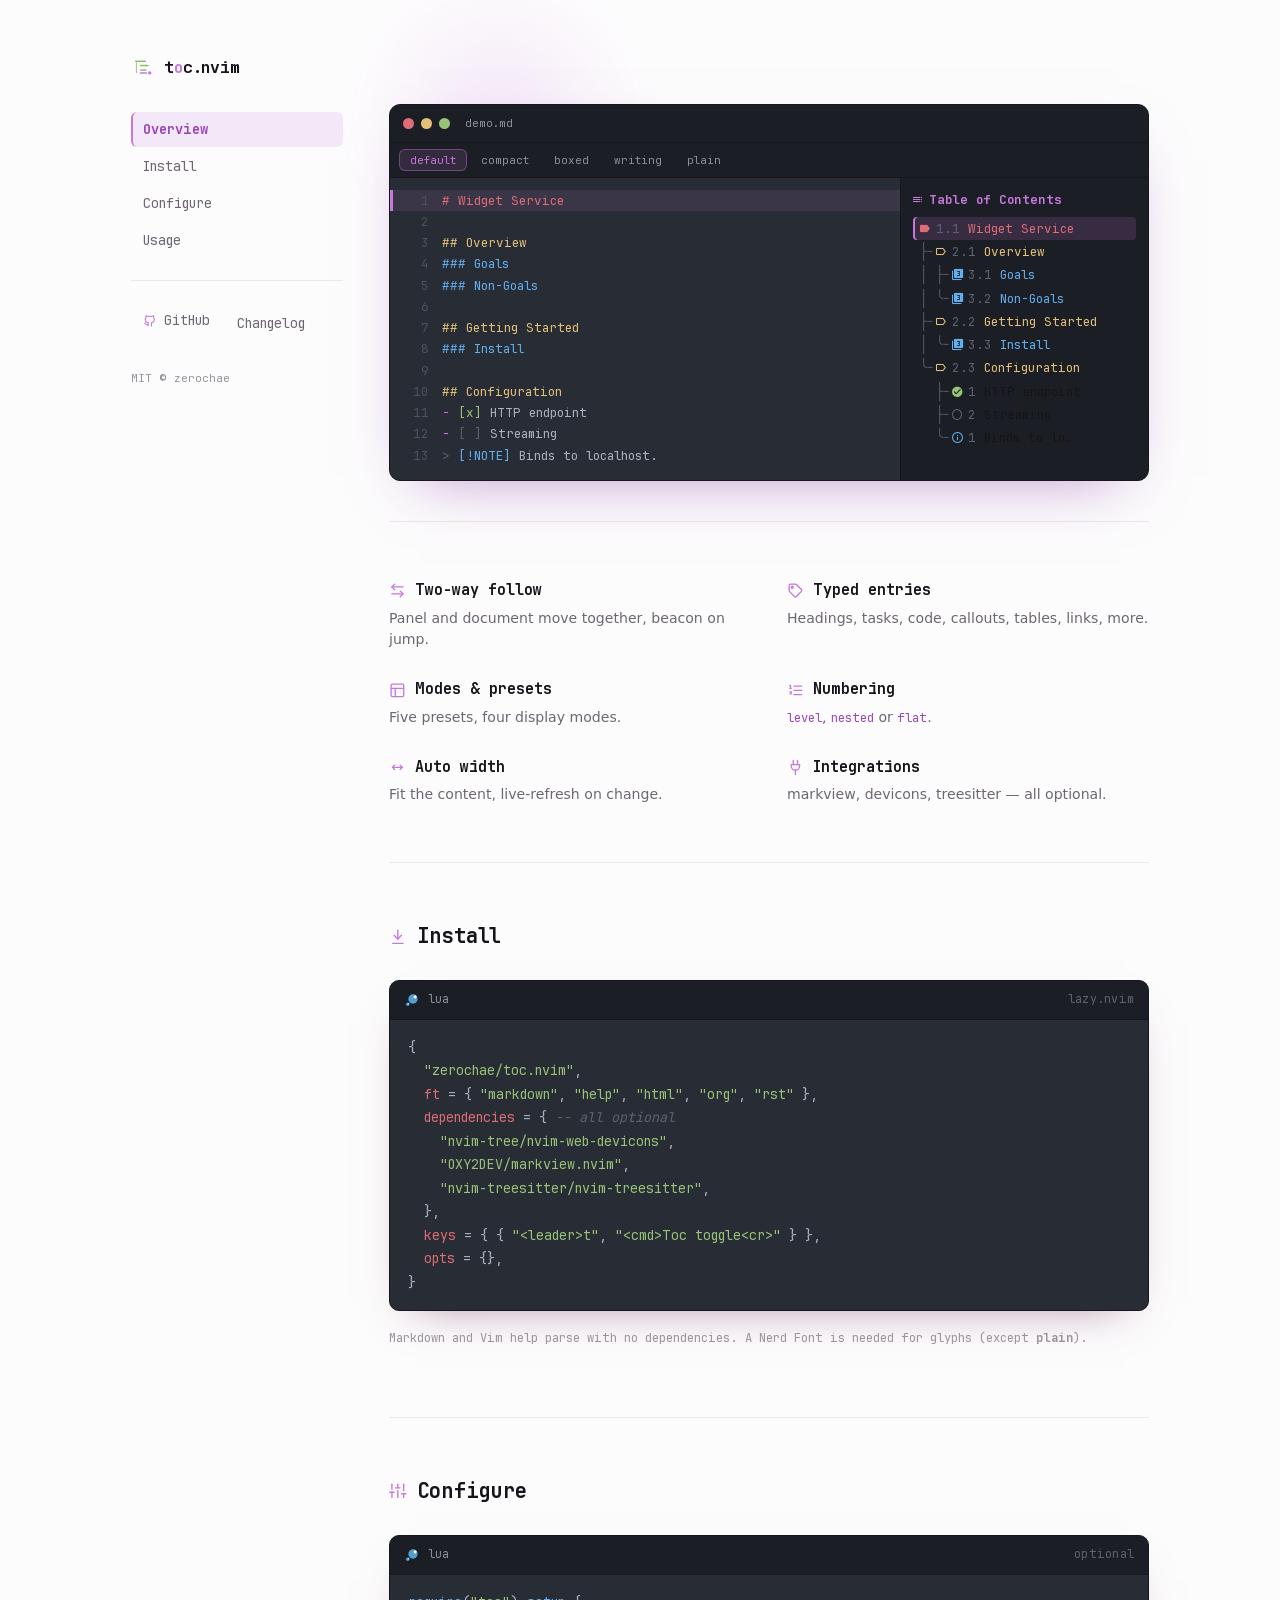
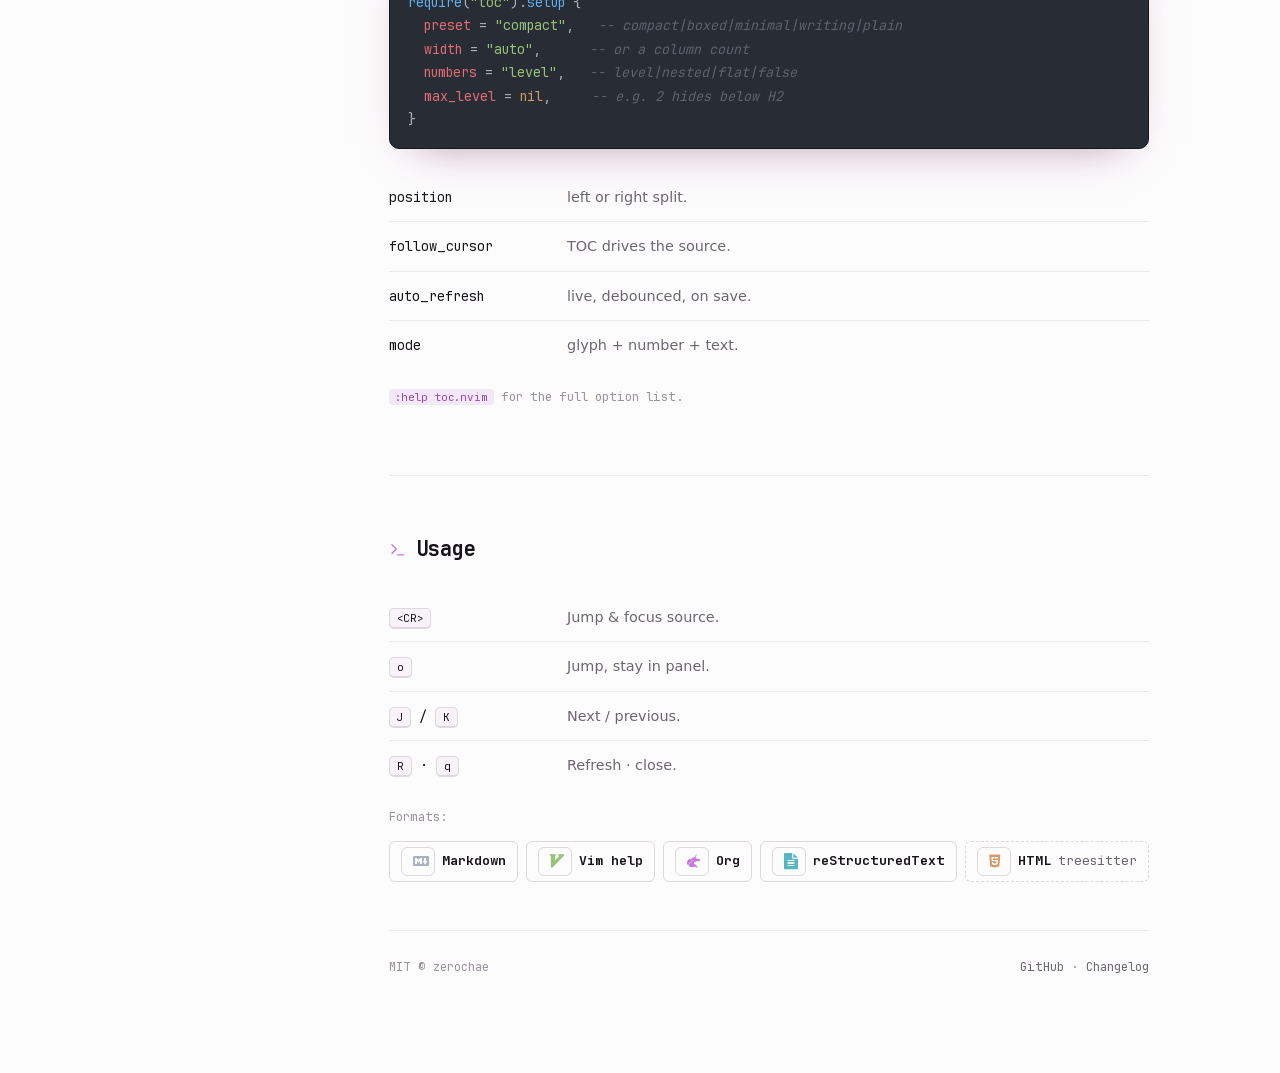
<file: docs/index.html>
<!doctype html>
<html lang="en">
<head>
<meta charset="utf-8" />
<meta name="viewport" content="width=device-width, initial-scale=1" />
<title>toc.nvim — a fancy table of contents for Neovim</title>
<meta name="description" content="A fancy table of contents for Markdown and more in a Neovim side split, with two-way cursor follow." />
<meta name="color-scheme" content="light dark" />
<link rel="icon" type="image/svg+xml" href="./logo.svg" />
<link rel="icon" type="image/png" sizes="32x32" href="./favicon-32.png" />
<link rel="apple-touch-icon" href="./apple-touch-icon.png" />
<link rel="stylesheet" href="./styles.css" />
<meta property="og:title" content="toc.nvim" />
<meta property="og:description" content="A fancy table of contents for Neovim, with two-way cursor follow." />
</head>
<body>
<svg class="sprite" width="0" height="0" aria-hidden="true" focusable="false" style="position:absolute">
<defs>
  <symbol id="ic-spark" viewBox="0 0 24 24"><path d="M12 3l1.9 5.1L19 10l-5.1 1.9L12 17l-1.9-5.1L5 10z"/></symbol>
  <symbol id="ic-prompt" viewBox="0 0 24 24"><path d="m6 17 5-5-5-5"/><path d="M13 19h5"/></symbol>
  <symbol id="ic-github" viewBox="0 0 24 24"><path d="M9 19c-4.3 1.4-4.3-2.5-6-3m12 5v-3.5c0-1 .1-1.4-.5-2 2.8-.3 5.5-1.4 5.5-6a4.6 4.6 0 0 0-1.3-3.2 4.2 4.2 0 0 0-.1-3.2s-1.1-.3-3.5 1.3a12 12 0 0 0-6.2 0C6.5 2.8 5.4 3.1 5.4 3.1a4.2 4.2 0 0 0-.1 3.2A4.6 4.6 0 0 0 4 9.5c0 4.6 2.7 5.7 5.5 6-.6.6-.6 1.2-.5 2V21"/></symbol>
  <symbol id="ic-follow" viewBox="0 0 24 24"><path d="M8 3 4 7l4 4"/><path d="M4 7h16"/><path d="m16 21 4-4-4-4"/><path d="M20 17H4"/></symbol>
  <symbol id="ic-tag" viewBox="0 0 24 24"><path d="M20.6 13.4 13.4 20.6a2 2 0 0 1-2.8 0l-7.2-7.2A2 2 0 0 1 3 12V5a2 2 0 0 1 2-2h7a2 2 0 0 1 1.4.6l7.2 7.2a2 2 0 0 1 0 2.6z"/><circle cx="7.5" cy="7.5" r="1.4"/></symbol>
  <symbol id="ic-layout" viewBox="0 0 24 24"><rect x="3" y="3" width="18" height="18" rx="2"/><path d="M3 9h18"/><path d="M9 21V9"/></symbol>
  <symbol id="ic-list" viewBox="0 0 24 24"><path d="M10 6h11"/><path d="M10 12h11"/><path d="M10 18h11"/><path d="M4 5h1v4"/><path d="M4 9h2"/><path d="M4 14h2v1.5L4.5 17H6"/></symbol>
  <symbol id="ic-width" viewBox="0 0 24 24"><path d="m8 9-3 3 3 3"/><path d="m16 9 3 3-3 3"/><path d="M5 12h14"/></symbol>
  <symbol id="ic-plug" viewBox="0 0 24 24"><path d="M9 2v6"/><path d="M15 2v6"/><path d="M6 8h12v2a6 6 0 0 1-12 0z"/><path d="M12 16v6"/></symbol>
  <symbol id="ic-image" viewBox="0 0 24 24"><rect x="3" y="3" width="18" height="18" rx="2"/><circle cx="9" cy="9" r="1.8"/><path d="m21 15-5-5L5 21"/></symbol>
  <symbol id="ic-download" viewBox="0 0 24 24"><path d="M12 3v12"/><path d="m7 10 5 5 5-5"/><path d="M5 21h14"/></symbol>
  <symbol id="ic-sliders" viewBox="0 0 24 24"><path d="M4 21v-7"/><path d="M4 10V3"/><path d="M12 21v-9"/><path d="M12 8V3"/><path d="M20 21v-5"/><path d="M20 12V3"/><path d="M1 14h6"/><path d="M9 8h6"/><path d="M17 16h6"/></symbol>
  <symbol id="ic-terminal" viewBox="0 0 24 24"><path d="m4 17 6-6-6-6"/><path d="M12 19h8"/></symbol>
  <symbol id="ic-file" viewBox="0 0 24 24"><path d="M14 3H6a2 2 0 0 0-2 2v14a2 2 0 0 0 2 2h12a2 2 0 0 0 2-2V9z"/><path d="M14 3v6h6"/></symbol>
  <symbol id="ic-toc" viewBox="0 0 24 24"><path d="M8 6h13"/><path d="M8 12h13"/><path d="M8 18h13"/><path d="M3 6h.01M3 12h.01M3 18h.01"/></symbol>
  <symbol id="ic-scroll" viewBox="0 0 24 24"><path d="M12 5v14"/><path d="m6 11 6-6 6 6"/><path d="m6 13 6 6 6-6"/></symbol>
  <symbol id="ic-lua" viewBox="0 0 24 24"><circle cx="13.5" cy="10.5" r="7" fill="#51a0cf"/><circle cx="16.7" cy="7.3" r="2.3" fill="#fff"/><circle cx="5.6" cy="18.4" r="2.6" fill="#51a0cf"/><circle cx="6.5" cy="17.5" r="0.85" fill="#fff"/></symbol>
</defs>
</svg>
<div class="layout">
  <!-- LEFT MENU -->
  <aside class="side side-left">
    <a class="brand" href="#overview"><svg xmlns="http://www.w3.org/2000/svg" viewBox="0 0 64 64" aria-label="toc.nvim logo" role="img"><defs><linearGradient id="ngl" x1="0" x2="1" y1="0" y2="1"><stop offset="0" stop-color="#A9CE8B"/><stop offset="1" stop-color="#7BA85C"/></linearGradient></defs><rect width="2.4" height="34" x="13" y="12" fill="url(#ngl)" rx="1.2"/><rect width="30" height="4" x="10" y="12" fill="url(#ngl)" rx="2"/><path stroke="url(#ngl)" stroke-linecap="round" stroke-width="2.4" d="M14.2 25 h6"/><rect width="24" height="4" x="23" y="23" fill="url(#ngl)" rx="2"/><path stroke="url(#ngl)" stroke-linecap="round" stroke-width="2.4" d="M14.2 37 h6"/><rect width="18" height="4" x="23" y="35" fill="url(#ngl)" rx="2"/><path stroke="url(#ngl)" stroke-linecap="round" stroke-width="2.4" d="M14.2 45 h6"/><rect width="20" height="4" x="23" y="43" fill="#C678DD" rx="2"/><circle cx="50" cy="45" r="4.5" fill="#C678DD"/></svg><span>t<b>o</b>c.nvim</span></a>

    <nav class="menu" id="menu">
      <a href="#overview" data-target="overview">Overview</a>
      <a href="#install" data-target="install">Install</a>
      <a href="#config" data-target="config">Configure</a>
      <a href="#usage" data-target="usage">Usage</a>
      <div class="menu-sep"></div>
      <div class="menu-ext">
        <a href="https://github.com/zerochae/toc.nvim"><i class="gi" aria-hidden="true"><svg><use href="#ic-github"/></svg></i>GitHub</a>
        <a href="https://github.com/zerochae/toc.nvim/blob/master/CHANGELOG.md">Changelog</a>
      </div>
      <p class="menu-foot">MIT © zerochae</p>
    </nav>
  </aside>

  <!-- CENTER CONTENT -->
  <main class="content">
    <section class="hero" id="overview">
      <div class="editor" aria-label="toc.nvim as text: markdown source on the left, table-of-contents panel on the right"><div class="bar"><i class="dr"></i><i class="dy"></i><i class="dg"></i><span class="name">demo.md</span></div><div class="tabbar"><button class="tab on" data-preset="default">default</button><button class="tab" data-preset="compact">compact</button><button class="tab" data-preset="boxed">boxed</button><button class="tab" data-preset="writing">writing</button><button class="tab" data-preset="plain">plain</button></div><div class="panes"><div class="src"><span class="row" data-k="1"><span class="ln">1</span><span class="cl1"># Widget Service</span></span><span class="row"><span class="ln">2</span></span><span class="row" data-k="3"><span class="ln">3</span><span class="cl2">## Overview</span></span><span class="row" data-k="4"><span class="ln">4</span><span class="cl3">### Goals</span></span><span class="row" data-k="5"><span class="ln">5</span><span class="cl3">### Non-Goals</span></span><span class="row"><span class="ln">6</span></span><span class="row" data-k="7"><span class="ln">7</span><span class="cl2">## Getting Started</span></span><span class="row" data-k="8"><span class="ln">8</span><span class="cl3">### Install</span></span><span class="row"><span class="ln">9</span></span><span class="row" data-k="10"><span class="ln">10</span><span class="cl2">## Configuration</span></span><span class="row" data-k="11"><span class="ln">11</span><span class="cmark">- </span><span class="cok">[x]</span> HTTP endpoint</span><span class="row" data-k="12"><span class="ln">12</span><span class="cmark">- </span><span class="cno">[ ]</span> Streaming</span><span class="row" data-k="13"><span class="ln">13</span><span class="cmt">&gt; </span><span class="cnote">[!NOTE]</span> Binds to localhost.</span></div><div class="tocwrap"><div class="toc" data-preset="default"><div class="tt">󰠶 Table of Contents</div><span class="e" data-k="1"><span class="cl1">󰌕</span> <span class="nm">1.1</span> <span class="cl1">Widget Service</span></span><span class="e" data-k="3"><span class="tr">├╴</span><span class="cl2">󰌖</span> <span class="nm">2.1</span> <span class="cl2">Overview</span></span><span class="e" data-k="4"><span class="tr">│ ├╴</span><span class="cl3">󰼑</span> <span class="nm">3.1</span> <span class="cl3">Goals</span></span><span class="e" data-k="5"><span class="tr">│ ╰╴</span><span class="cl3">󰼑</span> <span class="nm">3.2</span> <span class="cl3">Non-Goals</span></span><span class="e" data-k="7"><span class="tr">├╴</span><span class="cl2">󰌖</span> <span class="nm">2.2</span> <span class="cl2">Getting Started</span></span><span class="e" data-k="8"><span class="tr">│ ╰╴</span><span class="cl3">󰼑</span> <span class="nm">3.3</span> <span class="cl3">Install</span></span><span class="e" data-k="10"><span class="tr">╰╴</span><span class="cl2">󰌖</span> <span class="nm">2.3</span> <span class="cl2">Configuration</span></span><span class="e" data-k="11"><span class="tr">  ├╴</span><span class="cok">󰗠</span> <span class="nm">1</span> HTTP endpoint</span><span class="e" data-k="12"><span class="tr">  ├╴</span><span class="cno">󰄰</span> <span class="nm">2</span> Streaming</span><span class="e" data-k="13"><span class="tr">  ╰╴</span><span class="cnote">󰋽</span> <span class="nm">1</span> Binds to lo…</span></div><div class="toc" data-preset="compact" hidden><span class="e" data-k="1"><span class="cl1">󰌕</span> <span class="nm">1.1</span></span><span class="e" data-k="3"><span class="tr">├╴</span><span class="cl2">󰌖</span> <span class="nm">2.1</span></span><span class="e" data-k="4"><span class="tr">│ ├╴</span><span class="cl3">󰼑</span> <span class="nm">3.1</span></span><span class="e" data-k="5"><span class="tr">│ ╰╴</span><span class="cl3">󰼑</span> <span class="nm">3.2</span></span><span class="e" data-k="7"><span class="tr">├╴</span><span class="cl2">󰌖</span> <span class="nm">2.2</span></span><span class="e" data-k="8"><span class="tr">│ ╰╴</span><span class="cl3">󰼑</span> <span class="nm">3.3</span></span><span class="e" data-k="10"><span class="tr">╰╴</span><span class="cl2">󰌖</span> <span class="nm">2.3</span></span><span class="e" data-k="11"><span class="tr">  ├╴</span><span class="cok">󰗠</span> <span class="nm">1</span></span><span class="e" data-k="12"><span class="tr">  ├╴</span><span class="cno">󰄰</span> <span class="nm">2</span></span><span class="e" data-k="13"><span class="tr">  ╰╴</span><span class="cnote">󰋽</span> <span class="nm">1</span></span></div><div class="toc" data-preset="boxed" hidden><div class="tt">󰠶 Table of Contents</div><span class="e" data-k="1"><span class="cl1">󰌕</span> <span class="nm">1.1</span> <span class="cl1">Widget Service</span></span><span class="e" data-k="3"><span class="tr">├─ </span><span class="cl2">󰌖</span> <span class="nm">2.1</span> <span class="cl2">Overview</span></span><span class="e" data-k="4"><span class="tr">│  ├─ </span><span class="cl3">󰼑</span> <span class="nm">3.1</span> <span class="cl3">Goals</span></span><span class="e" data-k="5"><span class="tr">│  └─ </span><span class="cl3">󰼑</span> <span class="nm">3.2</span> <span class="cl3">Non-Goals</span></span><span class="e" data-k="7"><span class="tr">├─ </span><span class="cl2">󰌖</span> <span class="nm">2.2</span> <span class="cl2">Getting Started</span></span><span class="e" data-k="8"><span class="tr">│  └─ </span><span class="cl3">󰼑</span> <span class="nm">3.3</span> <span class="cl3">Install</span></span><span class="e" data-k="10"><span class="tr">└─ </span><span class="cl2">󰌖</span> <span class="nm">2.3</span> <span class="cl2">Configuration</span></span><span class="e" data-k="11"><span class="tr">   ├─ </span><span class="cok">󰗠</span> <span class="nm">1</span> HTTP endpoint</span><span class="e" data-k="12"><span class="tr">   ├─ </span><span class="cno">󰄰</span> <span class="nm">2</span> Streaming</span><span class="e" data-k="13"><span class="tr">   └─ </span><span class="cnote">󰋽</span> <span class="nm">1</span> Binds to lo…</span></div><div class="toc" data-preset="writing" hidden><div class="tt">󰠶 Table of Contents</div><span class="e" data-k="1"><span class="nm">1</span> <span class="cl1">Widget Service</span></span><span class="e" data-k="3"><span class="tr">  </span><span class="nm">1.1</span> <span class="cl2">Overview</span></span><span class="e" data-k="4"><span class="tr">    </span><span class="nm">1.1.1</span> <span class="cl3">Goals</span></span><span class="e" data-k="5"><span class="tr">    </span><span class="nm">1.1.2</span> <span class="cl3">Non-Goals</span></span><span class="e" data-k="7"><span class="tr">  </span><span class="nm">1.2</span> <span class="cl2">Getting Started</span></span><span class="e" data-k="8"><span class="tr">    </span><span class="nm">1.2.1</span> <span class="cl3">Install</span></span><span class="e" data-k="10"><span class="tr">  </span><span class="nm">1.3</span> <span class="cl2">Configuration</span></span></div><div class="toc" data-preset="plain" hidden><div class="tt">Table of Contents</div><span class="e" data-k="1"><span class="cl1">#</span> <span class="nm">1.1</span> <span class="cl1">Widget Service</span></span><span class="e" data-k="3"><span class="tr">├─ </span><span class="cl2">##</span> <span class="nm">2.1</span> <span class="cl2">Overview</span></span><span class="e" data-k="4"><span class="tr">│  ├─ </span><span class="cl3">###</span> <span class="nm">3.1</span> <span class="cl3">Goals</span></span><span class="e" data-k="5"><span class="tr">│  └─ </span><span class="cl3">###</span> <span class="nm">3.2</span> <span class="cl3">Non-Goals</span></span><span class="e" data-k="7"><span class="tr">├─ </span><span class="cl2">##</span> <span class="nm">2.2</span> <span class="cl2">Getting Started</span></span><span class="e" data-k="8"><span class="tr">│  └─ </span><span class="cl3">###</span> <span class="nm">3.3</span> <span class="cl3">Install</span></span><span class="e" data-k="10"><span class="tr">└─ </span><span class="cl2">##</span> <span class="nm">2.3</span> <span class="cl2">Configuration</span></span><span class="e" data-k="11"><span class="tr">   ├─ </span><span class="cok">[x]</span> <span class="nm">1</span> HTTP endpoint</span><span class="e" data-k="12"><span class="tr">   ├─ </span><span class="cno">[ ]</span> <span class="nm">2</span> Streaming</span><span class="e" data-k="13"><span class="tr">   └─ </span><span class="cnote">!</span> <span class="nm">1</span> Binds to lo…</span></div></div></div></div>
    </section>

    <section class="blk" id="features">
      <div class="flist">
        <div>
          <h3><i class="gi" aria-hidden="true"><svg><use href="#ic-follow"/></svg></i>Two-way follow</h3>
          <p>Panel and document move together, beacon on jump.</p>
        </div>
        <div>
          <h3><i class="gi" aria-hidden="true"><svg><use href="#ic-tag"/></svg></i>Typed entries</h3>
          <p>Headings, tasks, code, callouts, tables, links, more.</p>
        </div>
        <div>
          <h3><i class="gi" aria-hidden="true"><svg><use href="#ic-layout"/></svg></i>Modes &amp; presets</h3>
          <p>Five presets, four display modes.</p>
        </div>
        <div>
          <h3><i class="gi" aria-hidden="true"><svg><use href="#ic-list"/></svg></i>Numbering</h3>
          <p><code>level</code>, <code>nested</code> or <code>flat</code>.</p>
        </div>
        <div>
          <h3><i class="gi" aria-hidden="true"><svg><use href="#ic-width"/></svg></i>Auto width</h3>
          <p>Fit the content, live-refresh on change.</p>
        </div>
        <div>
          <h3><i class="gi" aria-hidden="true"><svg><use href="#ic-plug"/></svg></i>Integrations</h3>
          <p>markview, devicons, treesitter — all optional.</p>
        </div>
      </div>
    </section>

    <!-- Presets section hidden for now; uncomment to restore (also re-add nav/TOC refs + "look" in ids)
    <section class="blk" id="look">
      <h2><i class="gi" aria-hidden="true"><svg><use href="#ic-image"/></svg></i>Presets</h2>
      <div class="presets">
        <figure class="preset"><div class="cap"><b>compact</b><span>glyph + number</span></div><pre><span class="cl1">󰌕</span><span class="cl1"> heading <span class="nm">1.1</span></span>
<span class="tr">├╴</span><span class="cl2">󰌖</span><span class="cl2"> heading <span class="nm">2.1</span></span>
<span class="tr">│ ├╴</span><span class="cl3">󰼑</span><span class="cl3"> heading <span class="nm">3.1</span></span>
<span class="tr">│ ╰╴</span><span class="cl3">󰼑</span><span class="cl3"> heading <span class="nm">3.2</span></span>
<span class="tr">├╴</span><span class="cl2">󰌖</span><span class="cl2"> heading <span class="nm">2.2</span></span>
<span class="tr">│ ├╴</span><span class="cl3">󰼑</span><span class="cl3"> heading <span class="nm">3.3</span></span>
<span class="tr">│ ├╴</span><span class="cl3">󰼑</span><span class="cl3"> heading <span class="nm">3.4</span></span>
<span class="tr">│ │ ╰╴</span><span class="ccode"></span> code <span class="nm">1</span> [ sh]
<span class="tr">│ ╰╴</span><span class="cl3">󰼑</span><span class="cl3"> heading <span class="nm">3.5</span></span>
<span class="tr">│   ├╴</span><span class="ccode"></span> code <span class="nm">2</span> [ sh]
<span class="tr">│   ╰╴</span><span class="cnote">󰋽</span> note <span class="nm">1</span>
<span class="tr">├╴</span><span class="cl2">󰌖</span><span class="cl2"> heading <span class="nm">2.3</span></span>
<span class="tr">│ ├╴</span><span class="ctable"></span> table <span class="nm">1</span>
<span class="tr">│ ╰╴</span><span class="cwarn"></span> warning <span class="nm">1</span>
<span class="tr">├╴</span><span class="cl2">󰌖</span><span class="cl2"> heading <span class="nm">2.4</span></span>
<span class="tr">│ ├╴</span><span class="cl3">󰼑</span><span class="cl3"> heading <span class="nm">3.6</span></span>
<span class="tr">│ ╰╴</span><span class="cl3">󰼑</span><span class="cl3"> heading <span class="nm">3.7</span></span>
<span class="tr">│   ├╴</span><span class="cl4">󰎲</span><span class="cl4"> heading <span class="nm">4.1</span></span>
<span class="tr">│   ╰╴</span><span class="cl4">󰎲</span><span class="cl4"> heading <span class="nm">4.2</span></span>
<span class="tr">│     ╰╴</span><span class="ctip"></span> tip <span class="nm">1</span>
<span class="tr">├╴</span><span class="cl2">󰌖</span><span class="cl2"> heading <span class="nm">2.5</span></span>
<span class="tr">│ ├╴</span><span class="cok">󰗠</span> task <span class="nm">1</span>
<span class="tr">│ ├╴</span><span class="cok">󰗠</span> task <span class="nm">2</span>
<span class="tr">│ ├╴</span><span class="cno">󰄰</span> task <span class="nm">3</span>
<span class="tr">│ ╰╴</span><span class="cno">󰄰</span> task <span class="nm">4</span>
<span class="tr">│   ├╴</span><span class="cno">󰄰</span> task <span class="nm">5</span>
<span class="tr">│   ╰╴</span><span class="cno">󰄰</span> task <span class="nm">6</span>
<span class="tr">├╴</span><span class="cl2">󰌖</span><span class="cl2"> heading <span class="nm">2.6</span></span>
<span class="tr">╰╴</span><span class="cl2">󰌖</span><span class="cl2"> heading <span class="nm">2.7</span></span></pre></figure>
        <figure class="preset"><div class="cap"><b>boxed</b><span>box-drawing tree</span></div><pre><span class="cl1">󰌕</span><span class="cl1"> heading <span class="nm">1.1</span> Widget Service</span>
<span class="tr">├─ </span><span class="cl2">󰌖</span><span class="cl2"> heading <span class="nm">2.1</span> Overview</span>
<span class="tr">│  ├─ </span><span class="cl3">󰼑</span><span class="cl3"> heading <span class="nm">3.1</span> Goals</span>
<span class="tr">│  └─ </span><span class="cl3">󰼑</span><span class="cl3"> heading <span class="nm">3.2</span> Non-Goals</span>
<span class="tr">├─ </span><span class="cl2">󰌖</span><span class="cl2"> heading <span class="nm">2.2</span> Getting Started</span>
<span class="tr">│  ├─ </span><span class="cl3">󰼑</span><span class="cl3"> heading <span class="nm">3.3</span> Requirements</span>
<span class="tr">│  ├─ </span><span class="cl3">󰼑</span><span class="cl3"> heading <span class="nm">3.4</span> Install</span>
<span class="tr">│  │  └─ </span><span class="ccode"></span> code <span class="nm">1</span> [ sh]
<span class="tr">│  └─ </span><span class="cl3">󰼑</span><span class="cl3"> heading <span class="nm">3.5</span> First Run</span>
<span class="tr">│     ├─ </span><span class="ccode"></span> code <span class="nm">2</span> [ sh]
<span class="tr">│     └─ </span><span class="cnote">󰋽</span> note <span class="nm">1</span> The server bi…
<span class="tr">├─ </span><span class="cl2">󰌖</span><span class="cl2"> heading <span class="nm">2.3</span> Configuration</span>
<span class="tr">│  ├─ </span><span class="ctable"></span> table <span class="nm">1</span> Key
<span class="tr">│  └─ </span><span class="cwarn"></span> warning <span class="nm">1</span> Disabling the…
<span class="tr">├─ </span><span class="cl2">󰌖</span><span class="cl2"> heading <span class="nm">2.4</span> Architecture</span>
<span class="tr">│  ├─ </span><span class="cl3">󰼑</span><span class="cl3"> heading <span class="nm">3.6</span> Request Flow</span>
<span class="tr">│  └─ </span><span class="cl3">󰼑</span><span class="cl3"> heading <span class="nm">3.7</span> Modules</span>
<span class="tr">│     ├─ </span><span class="cl4">󰎲</span><span class="cl4"> heading <span class="nm">4.1</span> Parser</span>
<span class="tr">│     └─ </span><span class="cl4">󰎲</span><span class="cl4"> heading <span class="nm">4.2</span> Renderer</span>
<span class="tr">│        └─ </span><span class="ctip"></span> tip <span class="nm">1</span> The rendere…
<span class="tr">├─ </span><span class="cl2">󰌖</span><span class="cl2"> heading <span class="nm">2.5</span> Roadmap</span>
<span class="tr">│  ├─ </span><span class="cok">󰗠</span> task <span class="nm">1</span> HTTP endpoint
<span class="tr">│  ├─ </span><span class="cok">󰗠</span> task <span class="nm">2</span> Render cache
<span class="tr">│  ├─ </span><span class="cno">󰄰</span> task <span class="nm">3</span> Streaming respon…
<span class="tr">│  └─ </span><span class="cno">󰄰</span> task <span class="nm">4</span> Plugin API
<span class="tr">│     ├─ </span><span class="cno">󰄰</span> task <span class="nm">5</span> Discovery
<span class="tr">│     └─ </span><span class="cno">󰄰</span> task <span class="nm">6</span> Sandboxing
<span class="tr">├─ </span><span class="cl2">󰌖</span><span class="cl2"> heading <span class="nm">2.6</span> References</span>
<span class="tr">└─ </span><span class="cl2">󰌖</span><span class="cl2"> heading <span class="nm">2.7</span> License</span></pre></figure>
        <figure class="preset"><div class="cap"><b>writing</b><span>prose outline</span></div><pre>heading <span class="nm">1</span> Widget Service
<span class="tr">  </span>heading <span class="nm">1.1</span> Overview
<span class="tr">    </span>heading <span class="nm">1.1.1</span> Goals
<span class="tr">    </span>heading <span class="nm">1.1.2</span> Non-Goals
<span class="tr">  </span>heading <span class="nm">1.2</span> Getting Started
<span class="tr">    </span>heading <span class="nm">1.2.1</span> Requirements
<span class="tr">    </span>heading <span class="nm">1.2.2</span> Install
<span class="tr">    </span>heading <span class="nm">1.2.3</span> First Run
<span class="tr">  </span>heading <span class="nm">1.3</span> Configuration
<span class="tr">  </span>heading <span class="nm">1.4</span> Architecture
<span class="tr">    </span>heading <span class="nm">1.4.1</span> Request Flow
<span class="tr">    </span>heading <span class="nm">1.4.2</span> Modules
<span class="tr">      </span>heading <span class="nm">1.4.2.1</span> Parser
<span class="tr">      </span>heading <span class="nm">1.4.2.2</span> Renderer
<span class="tr">  </span>heading <span class="nm">1.5</span> Roadmap
<span class="tr">  </span>heading <span class="nm">1.6</span> References
<span class="tr">  </span>heading <span class="nm">1.7</span> License</pre></figure>
        <figure class="preset"><div class="cap"><b>plain</b><span>no Nerd Font</span></div><pre><span class="cl1">#</span><span class="cl1"> heading <span class="nm">1.1</span> Widget Service</span>
<span class="tr">├─ </span><span class="cl2">##</span><span class="cl2"> heading <span class="nm">2.1</span> Overview</span>
<span class="tr">│  ├─ </span><span class="cl3">###</span><span class="cl3"> heading <span class="nm">3.1</span> Goals</span>
<span class="tr">│  └─ </span><span class="cl3">###</span><span class="cl3"> heading <span class="nm">3.2</span> Non-Goals</span>
<span class="tr">├─ </span><span class="cl2">##</span><span class="cl2"> heading <span class="nm">2.2</span> Getting Start…</span>
<span class="tr">│  ├─ </span><span class="cl3">###</span><span class="cl3"> heading <span class="nm">3.3</span> Requireme…</span>
<span class="tr">│  ├─ </span><span class="cl3">###</span><span class="cl3"> heading <span class="nm">3.4</span> Install</span>
<span class="tr">│  │  └─ </span>code <span class="nm">1</span> [sh]
<span class="tr">│  └─ </span><span class="cl3">###</span><span class="cl3"> heading <span class="nm">3.5</span> First Run</span>
<span class="tr">│     ├─ </span>code <span class="nm">2</span> [sh]
<span class="tr">│     └─ </span><span class="cnote">!</span> note <span class="nm">1</span> The server bi…
<span class="tr">├─ </span><span class="cl2">##</span><span class="cl2"> heading <span class="nm">2.3</span> Configuration</span>
<span class="tr">│  ├─ </span><span class="ctable">#</span> table <span class="nm">1</span> Key
<span class="tr">│  └─ </span><span class="cwarn">!</span> warning <span class="nm">1</span> Disabling the…
<span class="tr">├─ </span><span class="cl2">##</span><span class="cl2"> heading <span class="nm">2.4</span> Architecture</span>
<span class="tr">│  ├─ </span><span class="cl3">###</span><span class="cl3"> heading <span class="nm">3.6</span> Request F…</span>
<span class="tr">│  └─ </span><span class="cl3">###</span><span class="cl3"> heading <span class="nm">3.7</span> Modules</span>
<span class="tr">│     ├─ </span><span class="cl4">####</span><span class="cl4"> heading <span class="nm">4.1</span> Parser</span>
<span class="tr">│     └─ </span><span class="cl4">####</span><span class="cl4"> heading <span class="nm">4.2</span> Rende…</span>
<span class="tr">│        └─ </span><span class="ctip">!</span> tip <span class="nm">1</span> The rendere…
<span class="tr">├─ </span><span class="cl2">##</span><span class="cl2"> heading <span class="nm">2.5</span> Roadmap</span>
<span class="tr">│  ├─ </span><span class="cok">[x]</span> task <span class="nm">1</span> HTTP endpoint
<span class="tr">│  ├─ </span><span class="cok">[x]</span> task <span class="nm">2</span> Render cache
<span class="tr">│  ├─ </span><span class="cno">[ ]</span> task <span class="nm">3</span> Streaming resp…
<span class="tr">│  └─ </span><span class="cno">[ ]</span> task <span class="nm">4</span> Plugin API
<span class="tr">│     ├─ </span><span class="cno">[ ]</span> task <span class="nm">5</span> Discovery
<span class="tr">│     └─ </span><span class="cno">[ ]</span> task <span class="nm">6</span> Sandboxing
<span class="tr">├─ </span><span class="cl2">##</span><span class="cl2"> heading <span class="nm">2.6</span> References</span>
<span class="tr">└─ </span><span class="cl2">##</span><span class="cl2"> heading <span class="nm">2.7</span> License</span></pre></figure>
      </div>
    </section>
    -->

    <section class="blk" id="install">
      <h2><i class="gi" aria-hidden="true"><svg><use href="#ic-download"/></svg></i>Install</h2>
      <div class="code">
        <div class="cap"><svg class="luaicon" aria-hidden="true"><use href="#ic-lua"/></svg>lua<span class="fname">lazy.nvim</span></div>
<pre>{
  <span class="tok-s">"zerochae/toc.nvim"</span>,
  <span class="tok-p">ft</span> = { <span class="tok-s">"markdown"</span>, <span class="tok-s">"help"</span>, <span class="tok-s">"html"</span>, <span class="tok-s">"org"</span>, <span class="tok-s">"rst"</span> },
  <span class="tok-p">dependencies</span> = { <span class="tok-c">-- all optional</span>
    <span class="tok-s">"nvim-tree/nvim-web-devicons"</span>,
    <span class="tok-s">"OXY2DEV/markview.nvim"</span>,
    <span class="tok-s">"nvim-treesitter/nvim-treesitter"</span>,
  },
  <span class="tok-p">keys</span> = { { <span class="tok-s">"&lt;leader&gt;t"</span>, <span class="tok-s">"&lt;cmd&gt;Toc toggle&lt;cr&gt;"</span> } },
  <span class="tok-p">opts</span> = {},
}</pre>
      </div>
      <p class="note">Markdown and Vim help parse with no dependencies. A Nerd Font is needed for glyphs (except <b>plain</b>).</p>
    </section>

    <section class="blk" id="config">
      <h2><i class="gi" aria-hidden="true"><svg><use href="#ic-sliders"/></svg></i>Configure</h2>
      <div class="code" style="margin-bottom:24px;">
        <div class="cap"><svg class="luaicon" aria-hidden="true"><use href="#ic-lua"/></svg>lua<span class="fname">optional</span></div>
<pre><span class="tok-f">require</span>(<span class="tok-s">"toc"</span>).<span class="tok-f">setup</span> {
  <span class="tok-p">preset</span> = <span class="tok-s">"compact"</span>,   <span class="tok-c">-- compact|boxed|minimal|writing|plain</span>
  <span class="tok-p">width</span> = <span class="tok-s">"auto"</span>,      <span class="tok-c">-- or a column count</span>
  <span class="tok-p">numbers</span> = <span class="tok-s">"level"</span>,   <span class="tok-c">-- level|nested|flat|false</span>
  <span class="tok-p">max_level</span> = <span class="tok-n">nil</span>,     <span class="tok-c">-- e.g. 2 hides below H2</span>
}</pre>
      </div>
      <div class="rows">
        <div class="r"><span class="key">position</span><span class="val">left or right split.</span></div>
        <div class="r"><span class="key">follow_cursor</span><span class="val">TOC drives the source.</span></div>
        <div class="r"><span class="key">auto_refresh</span><span class="val">live, debounced, on save.</span></div>
        <div class="r"><span class="key">mode</span><span class="val">glyph + number + text.</span></div>
      </div>
      <p class="note"><code class="ic">:help toc.nvim</code> for the full option list.</p>
    </section>

    <section class="blk" id="usage">
      <h2><i class="gi" aria-hidden="true"><svg><use href="#ic-terminal"/></svg></i>Usage</h2>
      <div class="rows">
        <div class="r"><span class="key"><kbd>&lt;CR&gt;</kbd></span><span class="val">Jump &amp; focus source.</span></div>
        <div class="r"><span class="key"><kbd>o</kbd></span><span class="val">Jump, stay in panel.</span></div>
        <div class="r"><span class="key"><kbd>J</kbd> / <kbd>K</kbd></span><span class="val">Next / previous.</span></div>
        <div class="r"><span class="key"><kbd>R</kbd> · <kbd>q</kbd></span><span class="val">Refresh · close.</span></div>
      </div>
      <p class="note" style="margin-bottom:14px;">Formats:</p>
      <div class="fmts"><span><span class="fdev" style="color:#abb2bf"></span><b>Markdown</b></span><span><span class="fdev" style="color:#98c379"></span><b>Vim help</b></span><span><span class="fdev" style="color:#c678dd"></span><b>Org</b></span><span><span class="fdev" style="color:#56b6c2"></span><b>reStructuredText</b></span><span class="opt"><span class="fdev" style="color:#d19a66"></span><b>HTML</b> treesitter</span></div>

      <div class="foot">
        <span>MIT © zerochae</span>
        <span><a href="https://github.com/zerochae/toc.nvim">GitHub</a> · <a href="https://github.com/zerochae/toc.nvim/blob/master/CHANGELOG.md">Changelog</a></span>
      </div>
    </section>
  </main>
</div>
<script src="./main.js" defer></script>
</body>
</html>
</file>
<file: docs/styles.css>
@font-face {
    font-family: "JBMono"; font-style: normal; font-weight: 400; font-display: swap;
    src: url("[data-uri]") format("woff2");
  }
  @font-face {
    font-family: "JBMono"; font-style: normal; font-weight: 700; font-display: swap;
    src: url("[data-uri]") format("woff2");
  }
  :root {
    --bg: #fdfcfd;
    --ink: #17131a;
    --muted: #6d6672;
    --faint: #9a929f;
    --line: #ece7ea;
    --line-strong: #ded7dc;
    --accent: #c678dd;
    --accent-ink: #9b46bd;
    --accent-soft: #f3e8f8;
    --code-bg: #f7f3f9;
    --shot-bg: #16101a;
    --shot-line: #2c2130;
    --panel-bg: #faf6fb;
    --mono: "JBMono", ui-monospace, "JetBrains Mono", "SFMono-Regular", "SF Mono", Menlo, Consolas, monospace;
    --sans: system-ui, -apple-system, "Segoe UI", Roboto, "Helvetica Neue", sans-serif;
  }
  @media (prefers-color-scheme: dark) {
    :root {
      --bg: #100c11; --ink: #ececef; --muted: #9a909c; --faint: #6f6672;
      --line: #241d27; --line-strong: #342b38; --accent: #c678dd; --accent-ink: #d3a0e6;
      --accent-soft: #241a2b; --code-bg: #171220; --panel-bg: #16111c;
    }
  }
  :root[data-theme="light"] {
    --bg: #fdfcfd; --ink: #17131a; --muted: #6d6672; --faint: #9a929f;
    --line: #ece7ea; --line-strong: #ded7dc; --accent: #c678dd; --accent-ink: #9b46bd;
    --accent-soft: #f3e8f8; --code-bg: #f7f3f9; --panel-bg: #faf6fb;
  }
  :root[data-theme="dark"] {
    --bg: #100c11; --ink: #ececef; --muted: #9a909c; --faint: #6f6672;
    --line: #241d27; --line-strong: #342b38; --accent: #c678dd; --accent-ink: #d3a0e6;
    --accent-soft: #241a2b; --code-bg: #171220; --panel-bg: #16111c;
  }

  * { box-sizing: border-box; }
  html { scroll-behavior: smooth; }
  @media (prefers-reduced-motion: reduce) { html { scroll-behavior: auto; } }
  body {
    margin: 0; background: var(--bg); color: var(--ink);
    font-family: var(--sans); font-size: 16px; line-height: 1.7;
    overflow-x: hidden;
    -webkit-font-smoothing: antialiased; text-rendering: optimizeLegibility;
  }
  /* OneDark palette (code blocks stay dark in both themes, like a screenshot) */
  :root {
    --od-bg: #282c34; --od-cap: #1b1e24; --od-edge: #14171c; --od-fg: #abb2bf;
    --od-comment: #5c6370; --od-purple: #c678dd; --od-green: #98c379;
    --od-blue: #61afef; --od-red: #e06c75; --od-orange: #d19a66; --od-lua: #51a0cf;
  }
  .luaicon { display: inline-block; width: 16px; height: 16px; flex: none; }
  a { color: var(--accent-ink); text-decoration: none; }
  a:hover { text-decoration: underline; text-underline-offset: 3px; }
  :focus-visible { outline: 2px solid var(--accent); outline-offset: 3px; border-radius: 2px; }

  .gi { display: inline-flex; align-items: center; justify-content: center; color: var(--accent); line-height: 0; }
  .gi svg { width: 1em; height: 1em; fill: none; stroke: currentColor; stroke-width: 1.9; stroke-linecap: round; stroke-linejoin: round; }

  /* ---------- 3-column layout ---------- */
  .layout {
    display: grid;
    grid-template-columns: 212px minmax(0, 760px);
    justify-content: center;
    gap: 46px;
    max-width: 1260px;
    margin: 0 auto;
    padding: 0 24px;
  }
  .side { position: sticky; top: 28px; align-self: start; max-height: calc(100vh - 56px); overflow: auto; }

  /* ---------- left menu ---------- */
  .side-left { padding-top: 26px; }
  .brand { display: inline-flex; align-items: center; gap: 9px; font-family: var(--mono); font-weight: 700; font-size: 1.02rem; color: var(--ink); letter-spacing: -0.01em; margin-bottom: 30px; }
  .brand svg { width: 24px; height: 24px; display: block; }
  .brand b { color: var(--accent); }
  .menu { display: flex; flex-direction: column; gap: 2px; }
  .menu-label { font-family: var(--mono); font-size: 0.66rem; letter-spacing: 0.2em; text-transform: uppercase; color: var(--faint); margin: 0 0 10px; }
  .menu a { font-family: var(--mono); font-size: 0.85rem; color: var(--muted); padding: 6px 10px; border-radius: 6px; border-left: 2px solid transparent; }
  .menu a:hover { color: var(--ink); background: var(--accent-soft); text-decoration: none; }
  .menu a.active { color: var(--accent-ink); border-left-color: var(--accent); background: var(--accent-soft); font-weight: 600; }
  .menu-sep { height: 1px; background: var(--line); margin: 20px 0; }
  .menu-ext a { display: inline-flex; align-items: center; gap: 7px; }
  .menu-foot { font-family: var(--mono); font-size: 0.7rem; color: var(--faint); margin-top: 26px; line-height: 1.7; }

  /* ---------- right TOC panel (the plugin, live) ---------- */
  .side-right { padding-top: 30px; }
  .tocpanel {
    font-family: var(--mono); font-size: 12.5px; line-height: 1.5;
    background: var(--panel-bg); border: 1px solid var(--line);
    border-radius: 9px; padding: 12px 10px;
  }
  .toc-title { display: flex; align-items: center; gap: 7px; color: var(--accent-ink); font-weight: 700; font-size: 0.72rem; letter-spacing: 0.06em; text-transform: uppercase; padding: 2px 6px 10px; }
  .toc-title .gi { font-size: 0.95rem; }
  .toc-e {
    display: flex; align-items: center; white-space: nowrap;
    padding: 4px 8px; border-radius: 5px; color: var(--muted);
    border-left: 2px solid transparent; position: relative;
  }
  .toc-e:hover { color: var(--ink); text-decoration: none; background: var(--accent-soft); }
  .toc-e .tree { color: var(--faint); }
  .toc-e .arw { color: var(--accent); opacity: 0.55; margin-right: 5px; }
  .toc-e.active { color: var(--ink); background: var(--accent-soft); border-left-color: var(--accent); font-weight: 600; }
  .toc-e.active .arw { opacity: 1; }
  .toc-e.flash { animation: beacon 0.9s ease-out; }
  @keyframes beacon {
    0% { background: color-mix(in srgb, var(--accent) 42%, transparent); }
    100% { background: var(--accent-soft); }
  }
  @media (prefers-reduced-motion: reduce) { .toc-e.flash { animation: none; } }
  .toc-hint { font-family: var(--mono); font-size: 0.66rem; color: var(--faint); margin: 12px 6px 0; display: flex; align-items: center; gap: 6px; line-height: 1.5; }

  /* ---------- content ---------- */
  .content { min-width: 0; padding-bottom: 40px; }

  .hero { position: relative; padding: 64px 0 40px; }
  .hero::before {
    content: ""; position: absolute; z-index: -1; top: -30px; left: -40px;
    width: 300px; height: 300px; pointer-events: none;
    background: radial-gradient(circle, var(--accent) 0%, transparent 68%);
    opacity: 0.16; filter: blur(24px);
  }
  .kicker { display: inline-flex; align-items: center; gap: 8px; font-family: var(--mono); font-size: 0.75rem; letter-spacing: 0.18em; text-transform: uppercase; color: var(--accent-ink); margin: 0 0 18px; }
  .wordmark {
    font-family: var(--mono); font-weight: 800; font-size: clamp(2.7rem, 7vw, 4.2rem);
    line-height: 1; letter-spacing: -0.035em; margin: 0 0 26px;
    color: var(--accent); /* solid fallback if background-clip:text is unsupported */
  }
  @supports ((-webkit-background-clip: text) or (background-clip: text)) {
    .wordmark {
      background: linear-gradient(115deg, var(--accent-bright), var(--accent) 55%, var(--accent-ink));
      -webkit-background-clip: text; background-clip: text;
      -webkit-text-fill-color: transparent;
    }
    .wordmark .dot { -webkit-text-fill-color: var(--accent); }
  }
  .wordmark .dot { color: var(--accent); }
  .hero .links { margin-top: 22px; display: flex; gap: 20px; align-items: center; font-family: var(--mono); font-size: 0.85rem; }
  .hero .links .gh { display: inline-flex; align-items: center; gap: 7px; color: var(--ink); border-bottom: 1px solid var(--accent); padding-bottom: 2px; }
  .hero .links .gh:hover { color: var(--accent-ink); text-decoration: none; }
  .hero .links .sub { color: var(--faint); }
  /* text-based editor split (left: markdown source, right: live TOC) */
  .editor { margin: 40px 0 0; background: var(--od-bg); border: 1px solid var(--od-edge); border-radius: 11px; overflow: hidden; box-shadow: 0 24px 60px -30px rgba(120,40,150,0.5); font-family: var(--mono); font-size: 12.5px; line-height: 1.7; }
  .editor .bar { display: flex; align-items: center; gap: 7px; padding: 9px 13px; background: var(--od-cap); border-bottom: 1px solid var(--od-edge); }
  .editor .bar i { width: 11px; height: 11px; border-radius: 50%; display: block; }
  .editor .bar .dr { background: #e06c75; } .editor .bar .dy { background: #e5c07b; } .editor .bar .dg { background: #98c379; }
  .editor .bar .name { margin-left: 8px; color: #8a919e; font-size: 11px; }
  .editor .panes { display: grid; grid-template-columns: 1fr 15.5rem; }
  @media (max-width: 560px) { .editor .panes { grid-template-columns: 1fr 11.5rem; font-size: 11px; } }
  .src { padding: 12px 0 14px; overflow-x: auto; color: var(--od-fg); }
  .src .row { display: block; padding: 0 14px; }
  .src .ln { display: inline-block; width: 2em; text-align: right; margin-right: 1em; color: #4b5263; user-select: none; }
  .src .row.on { background: rgba(198,120,221,0.12); box-shadow: inset 3px 0 0 var(--accent); }
  .src .row.beacon { animation: srcflash 0.9s ease-out; }
  @keyframes srcflash { 0% { background: rgba(198,120,221,0.4); } 100% { background: rgba(198,120,221,0.12); } }
  .tabbar { display: flex; gap: 3px; padding: 6px 9px; background: var(--od-cap); border-bottom: 1px solid var(--od-edge); overflow-x: auto; }
  .tab { font-family: var(--mono); font-size: 11px; color: #8a919e; background: transparent; border: 1px solid transparent; border-radius: 6px; padding: 3px 10px; cursor: pointer; white-space: nowrap; }
  .tab:hover { color: var(--od-fg); }
  .tab.on { color: var(--accent); background: rgba(198,120,221,0.14); border-color: rgba(198,120,221,0.42); }
  .tocwrap { border-left: 1px solid var(--od-edge); background: var(--od-cap); overflow: hidden; }
  .toc { padding: 11px 12px; }
  .toc[hidden] { display: none; }
  .toc .tt { color: var(--accent); font-weight: 700; margin-bottom: 7px; white-space: pre; }
  .toc .e { display: block; white-space: pre; padding: 1px 7px; border-radius: 4px; }
  .toc .e .tr { color: #4b5263; } .toc .e .nm { color: #5c6370; }
  .toc .e.on { background: rgba(198,120,221,0.16); box-shadow: inset 2px 0 0 var(--accent); }
  @media (prefers-reduced-motion: reduce) { .src .row.beacon { animation: none; } }
  /* markview-style level + element colours (shared by source and TOC) */
  .cl1 { color: #e06c75; } .cl2 { color: #e5c07b; } .cl3 { color: #61afef; } .cl4 { color: #c678dd; }
  .cok { color: #98c379; } .cno { color: #5c6370; } .ccode { color: #56b6c2; }
  .cnote { color: #61afef; } .cstr { color: #98c379; } .cmt { color: #5c6370; } .cmark { color: var(--accent); }
  .ctable { color: #c678dd; } .cwarn { color: #e5c07b; } .ctip { color: #98c379; }

  section.blk { padding: 56px 0; border-top: 1px solid var(--line); scroll-margin-top: 28px; }
  .hero { scroll-margin-top: 28px; }
  h2 { display: flex; align-items: center; gap: 10px; font-family: var(--mono); font-weight: 700; font-size: 1.28rem; letter-spacing: -0.01em; margin: 0 0 26px; }
  h2 .gi { font-size: 1.1rem; }
  code, kbd { font-family: var(--mono); }
  .ic { font-family: var(--mono); color: var(--accent-ink); font-size: 0.9em; background: var(--accent-soft); padding: 1px 6px; border-radius: 4px; }

  .flist { display: grid; grid-template-columns: 1fr 1fr; gap: 26px 36px; }
  @media (max-width: 620px) { .flist { grid-template-columns: 1fr; gap: 22px; } }
  .flist h3 { display: flex; align-items: center; gap: 9px; font-family: var(--mono); font-size: 0.94rem; font-weight: 700; margin: 0 0 4px; color: var(--ink); }
  .flist h3 .gi { font-size: 1.05rem; flex: none; }
  .flist p { margin: 0; color: var(--muted); font-size: 0.88rem; line-height: 1.55; }
  .flist code { color: var(--accent-ink); font-size: 0.86em; }

  .code { background: var(--od-bg); border: 1px solid var(--od-edge); border-radius: 10px; overflow: hidden; box-shadow: 0 18px 44px -26px rgba(80,10,60,0.5); }
  .code .cap { display: flex; align-items: center; gap: 8px; font-family: var(--mono); font-size: 0.73rem; letter-spacing: 0.02em; color: #8a919e; padding: 9px 14px; background: var(--od-cap); border-bottom: 1px solid var(--od-edge); }
  .code .cap .fname { margin-left: auto; color: var(--od-comment); }
  pre { margin: 0; padding: 16px 18px; overflow-x: auto; font-family: var(--mono); font-size: 0.84rem; line-height: 1.75; color: var(--od-fg); background: var(--od-bg); }
  .tok-k { color: var(--od-purple); }
  .tok-s { color: var(--od-green); }
  .tok-c { color: var(--od-comment); font-style: italic; }
  .tok-f { color: var(--od-blue); }
  .tok-p { color: var(--od-red); }
  .tok-n { color: var(--od-orange); }

  .presets { display: grid; grid-template-columns: repeat(auto-fit, minmax(300px, 1fr)); gap: 18px; }
  .preset { margin: 0; background: var(--od-bg); border: 1px solid var(--od-edge); border-radius: 10px; overflow: hidden; box-shadow: 0 14px 34px -26px rgba(80,10,60,0.5); }
  .preset .cap { display: flex; align-items: baseline; gap: 8px; padding: 9px 14px; background: var(--od-cap); border-bottom: 1px solid var(--od-edge); font-family: var(--mono); font-size: 0.73rem; }
  .preset .cap b { color: var(--accent); font-weight: 700; }
  .preset .cap span { color: var(--od-comment); font-size: 0.9em; margin-left: auto; }
  .preset pre { margin: 0; padding: 13px 15px; overflow-x: auto; font-family: var(--mono); font-size: 12px; line-height: 1.5; color: var(--od-fg); background: var(--od-bg); white-space: pre; }

  .rows { display: flex; flex-direction: column; }
  .rows .r { display: grid; grid-template-columns: 10rem 1fr; gap: 18px; padding: 12px 0; border-bottom: 1px solid var(--line); align-items: baseline; }
  @media (max-width: 560px) { .rows .r { grid-template-columns: 1fr; gap: 3px; } }
  .rows .r:last-child { border-bottom: none; }
  .rows .r .key { font-family: var(--mono); font-size: 0.85rem; color: var(--ink); }
  .rows .r .val { color: var(--muted); font-size: 0.9rem; }
  kbd { font-size: 0.8em; background: var(--code-bg); border: 1px solid var(--line-strong); border-bottom-width: 2px; border-radius: 5px; padding: 2px 7px; color: var(--ink); }

  .fmts { display: flex; flex-wrap: wrap; gap: 8px; font-family: var(--mono); font-size: 0.82rem; }
  .fmts span { display: inline-flex; align-items: center; gap: 7px; border: 1px solid var(--line-strong); border-radius: 6px; padding: 5px 11px; color: var(--muted); }
  .fmts span.opt { border-style: dashed; }
  .fmts .gi { font-size: 0.92rem; }
  .fmts .fdev { font-size: 1.02rem; line-height: 1; }
  .fmts b { color: var(--ink); font-weight: 600; }

  .note { color: var(--faint); font-family: var(--mono); font-size: 0.76rem; margin-top: 18px; line-height: 1.6; }

  .foot { border-top: 1px solid var(--line); margin-top: 48px; padding-top: 26px; font-family: var(--mono); font-size: 0.76rem; color: var(--faint); display: flex; justify-content: space-between; flex-wrap: wrap; gap: 12px; }
  .foot a { color: var(--muted); }

  /* ---------- responsive ---------- */
  @media (max-width: 1160px) {
    .layout { grid-template-columns: 200px minmax(0, 1fr); gap: 40px; }
    .side-right { display: none; }
  }
  @media (max-width: 860px) {
    .layout { grid-template-columns: 1fr; gap: 0; padding: 0; }
    .side-left {
      position: sticky; top: 0; z-index: 10; max-height: none; padding: 0 20px;
      background: color-mix(in srgb, var(--bg) 88%, transparent); backdrop-filter: blur(8px);
      border-bottom: 1px solid var(--line);
      display: flex; align-items: center; gap: 18px; overflow-x: auto;
    }
    .brand { margin: 0; flex: none; padding: 12px 0; }
    .menu-label, .menu-sep, .menu-ext, .menu-foot { display: none; }
    .menu { flex-direction: row; gap: 4px; flex: none; }
    .menu a { border-left: none; border-bottom: 2px solid transparent; white-space: nowrap; padding: 6px 8px; }
    .menu a.active { border-left: none; border-bottom-color: var(--accent); background: transparent; }
    .content { padding: 0 20px 40px; }
    .hero { padding: 40px 0 32px; }
  }
</file>
